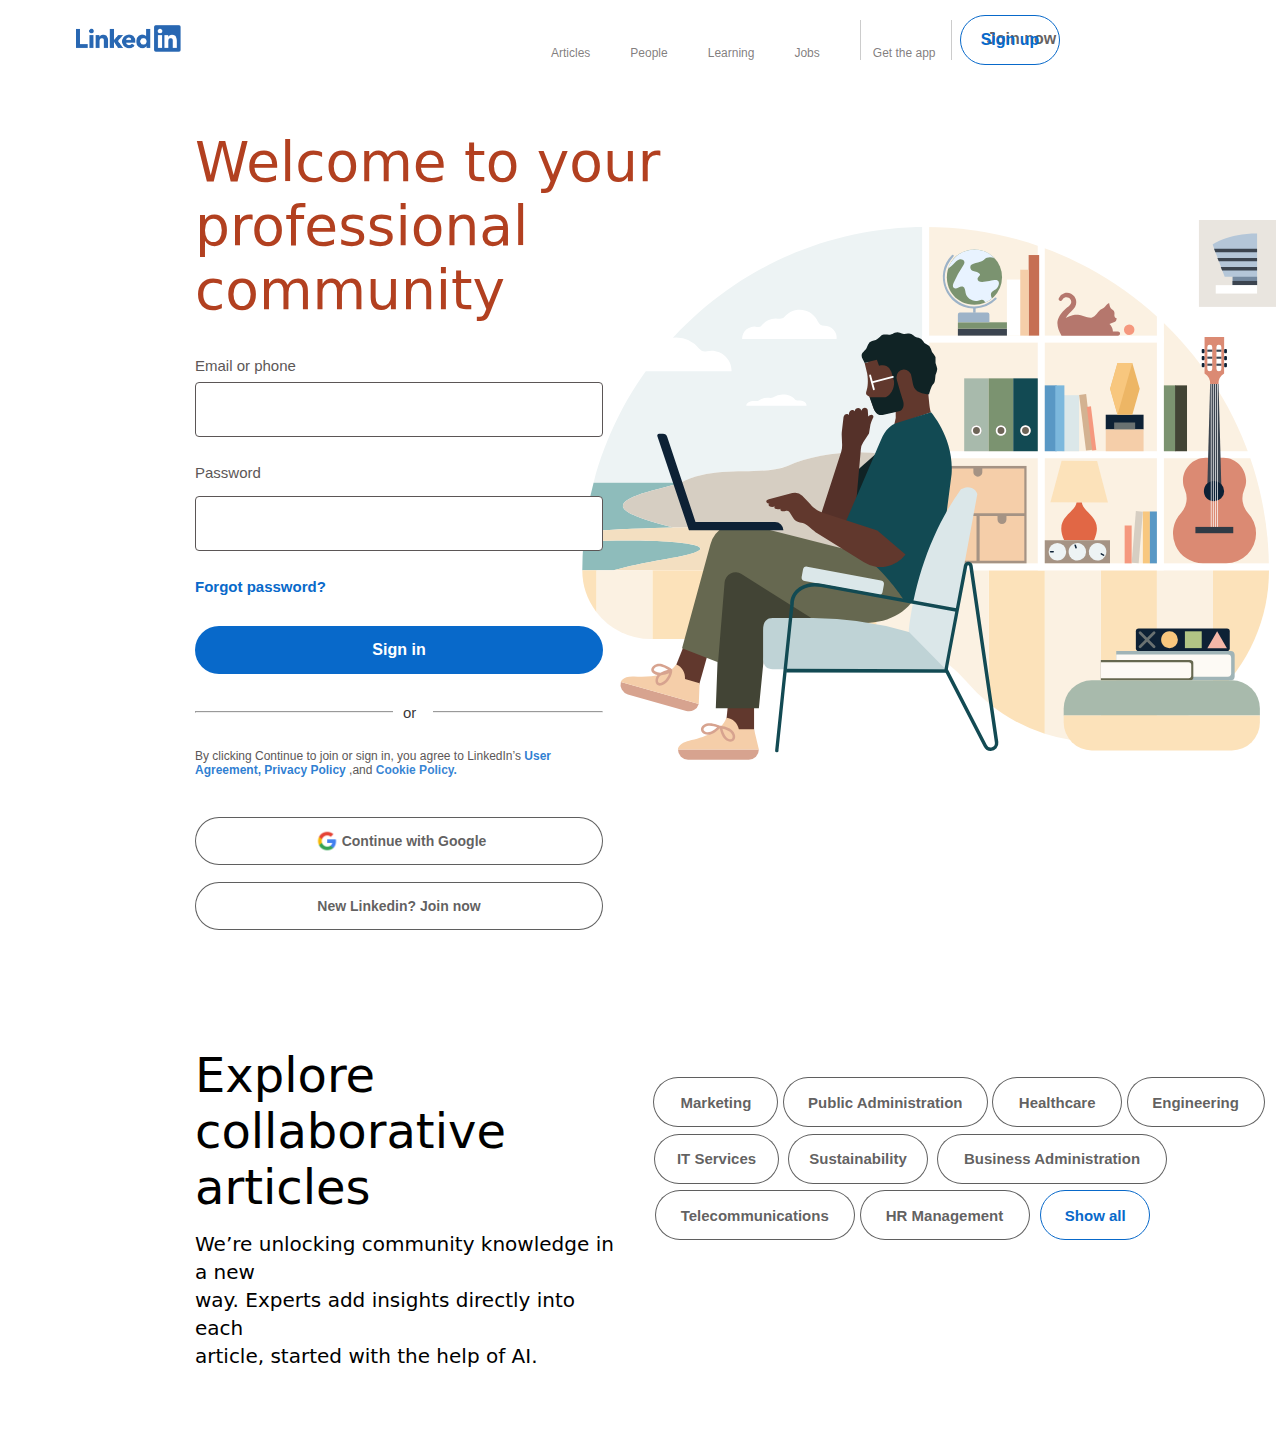
<file: index.html>
<!DOCTYPE html>
<html lang="en">
<head>
  <meta charset="UTF-8">
  <meta name="viewport" content="width=device-width, initial-scale=1.0">
  <title>LinkedIn India: Log In or Sign Up</title>
  <link rel="icon" href="linklogo.png">
  <link rel="stylesheet" href="linkdin.css">
  <link rel="stylesheet" href="https://cdnjs.cloudflare.com/ajax/libs/font-awesome/6.5.2/css/all.min.css" integrity="sha512-SnH5WK+bZxgPHs44uWIX+LLJAJ9/2PkPKZ5QiAj6Ta86w+fsb2TkcmfRyVX3pBnMFcV7oQPJkl9QevSCWr3W6A==" crossorigin="anonymous" referrerpolicy="no-referrer" />
</head>
<body>
  <header>
    <nav class="navbar">

        <div class="logo"></div>

        <div class="tab-container">
          <div class="tabs"><i class="fa-regular fa-newspaper"></i></br><p>Articles</p></div>
          <div class="tabs"><i class="fa-solid  fa-user-tie"></i></br><p>People</p></div>
          <div class="tabs"><i class="fa-solid fa-clapperboard"></i></br><p>Learning</p></div>
          <div class="tabs"><i class="fa-solid fa-briefcase"></i></br><p>Jobs</p></div>
          <div class="tabs last-tab"><i class="fa-solid fa-laptop"></i></br><p>Get the app</p></div>
            <div class="join-tab">Join now</div>
            <div class="sign-tab">Sign up</div>
        </div>
    </nav>
  </header>
  <main>
    <div class="hero-img"></div>
    <div class="form-container">

    <p class="hero-title">Welcome to your professional community</p>

     <div class="input-container">
      <form action="#">
      <label for="Email or phone" class="mail-input" >Email or phone</label>
      </br>
      <input type="email,number" required>
      </br>
      <label for="Password" class="pass-input">Password</label>
      </br></br></br>
      <input type="password" required ></form>

      <a href="#"> Forgot password?</a>

      <div class="submit-cont">
        <button>Sign in</button>
      </div>

      <div class="horizental">
        <hr>
      </div>

      <div class="or-hr">
        <p>or</p>
      </div>

      <div class="user-policy">
        By clicking Continue to join or sign in, you agree to LinkedIn’s <span style="color: #0869cadc; font-weight: 600;" >User<br>Agreement, Privacy Policy </span>,and <span style="color: #0869cad2; font-weight: 600;">Cookie Policy.</span>
      </div>

      <div class="google-cont">
        <button><img src="Google_Icons-09-512.webp">Continue with Google</button>
      </div>
     
      <div class="joinlink-cont">
        <button>New Linkedin? Join now</button>
      </div>

     </div>

     <div class="collab-art">

      <div class="collab-left">
        <p class="big-textcoll">Explore<br> collaborative<br> articles</p>
        <p class="small-textcoll">We’re unlocking community knowledge in a new<br> way. Experts add insights directly into each<br> article, started with the help of AI.

        </p>
      </div>

      <div class="collab-right">
        <div class="btn-group1">
        <div class="box-1">Marketing</div>
        <div class="box-2">Public Administration</div>
        <div class="box-3">Healthcare</div>
        <div class="box-4">Engineering</div>
        </div>
        <div class="btn-group2">
        <div class="box-5"> IT Services</div>
        <div class="box-6">Sustainability</div>
        <div class="box-7">Business Administration</div><br>
        </div>
        <div class="btn-group3">
        <div class="box-8">Telecommunications</div>
        <div class="box-9">HR Management</div>
        <div class="box-10">Show all</div>
        </div>
      </div>

     </div>

    </div>
  </main>
  <footer>
  </footer>
</body>
</html>
</file>
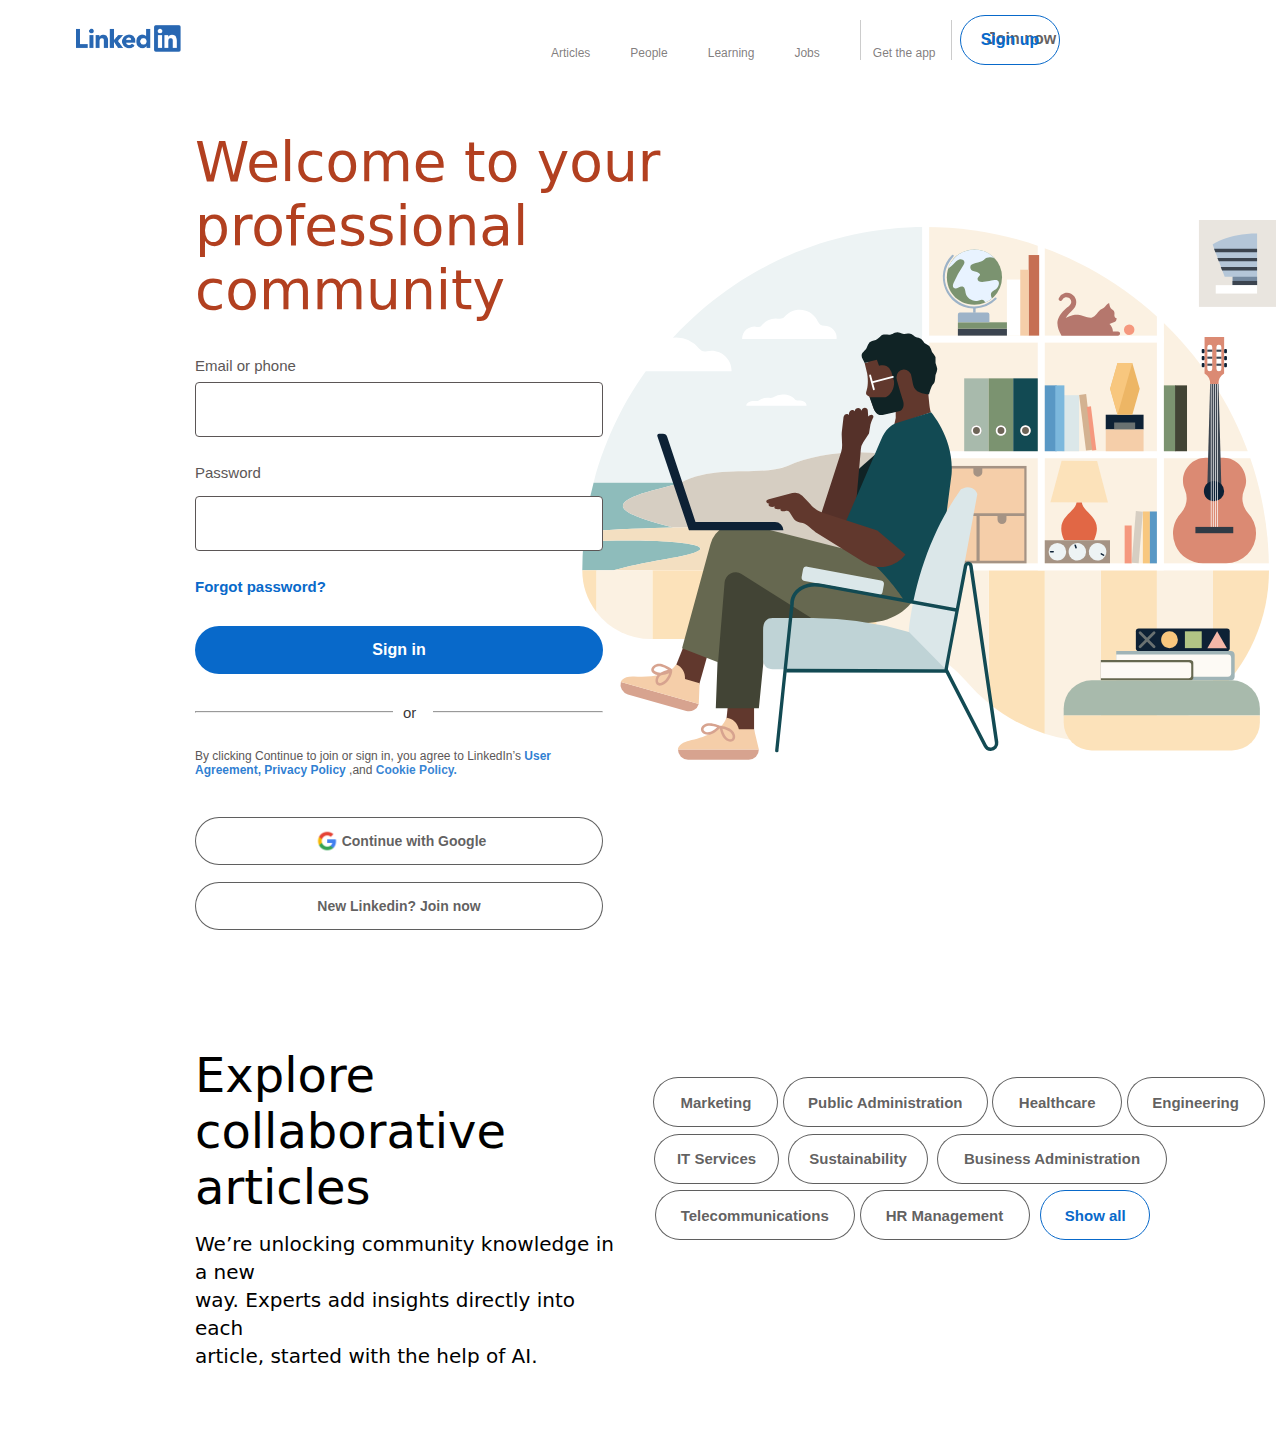
<file: linkdin.html>
<!DOCTYPE html>
<html lang="en">
<head>
  <meta charset="UTF-8">
  <meta name="viewport" content="width=device-width, initial-scale=1.0">
  <title>LinkedIn India: Log In or Sign Up</title>
  <link rel="icon" href="linklogo.png">
  <link rel="stylesheet" href="linkdin.css">
  <link rel="stylesheet" href="https://cdnjs.cloudflare.com/ajax/libs/font-awesome/6.5.2/css/all.min.css" integrity="sha512-SnH5WK+bZxgPHs44uWIX+LLJAJ9/2PkPKZ5QiAj6Ta86w+fsb2TkcmfRyVX3pBnMFcV7oQPJkl9QevSCWr3W6A==" crossorigin="anonymous" referrerpolicy="no-referrer" />
</head>
<body>
  <header>
    <nav class="navbar">

        <div class="logo"></div>

        <div class="tab-container">
          <div class="tabs"><i class="fa-regular fa-newspaper"></i></br><p>Articles</p></div>
          <div class="tabs"><i class="fa-solid  fa-user-tie"></i></br><p>People</p></div>
          <div class="tabs"><i class="fa-solid fa-clapperboard"></i></br><p>Learning</p></div>
          <div class="tabs"><i class="fa-solid fa-briefcase"></i></br><p>Jobs</p></div>
          <div class="tabs last-tab"><i class="fa-solid fa-laptop"></i></br><p>Get the app</p></div>
            <div class="join-tab">Join now</div>
            <div class="sign-tab">Sign up</div>
        </div>
    </nav>
  </header>
  <main>
    <div class="hero-img"></div>
    <div class="form-container">

    <p class="hero-title">Welcome to your professional community</p>

     <div class="input-container">
      <form action="#">
      <label for="Email or phone" class="mail-input" >Email or phone</label>
      </br>
      <input type="email,number" required>
      </br>
      <label for="Password" class="pass-input">Password</label>
      </br></br></br>
      <input type="password" required ></form>

      <a href="#"> Forgot password?</a>

      <div class="submit-cont">
        <button>Sign in</button>
      </div>

      <div class="horizental">
        <hr>
      </div>

      <div class="or-hr">
        <p>or</p>
      </div>

      <div class="user-policy">
        By clicking Continue to join or sign in, you agree to LinkedIn’s <span style="color: #0869cadc; font-weight: 600;" >User<br>Agreement, Privacy Policy </span>,and <span style="color: #0869cad2; font-weight: 600;">Cookie Policy.</span>
      </div>

      <div class="google-cont">
        <button><img src="Google_Icons-09-512.webp">Continue with Google</button>
      </div>
     
      <div class="joinlink-cont">
        <button>New Linkedin? Join now</button>
      </div>

     </div>

     <div class="collab-art">

      <div class="collab-left">
        <p class="big-textcoll">Explore<br> collaborative<br> articles</p>
        <p class="small-textcoll">We’re unlocking community knowledge in a new<br> way. Experts add insights directly into each<br> article, started with the help of AI.

        </p>
      </div>

      <div class="collab-right">
        <div class="btn-group1">
        <div class="box-1">Marketing</div>
        <div class="box-2">Public Administration</div>
        <div class="box-3">Healthcare</div>
        <div class="box-4">Engineering</div>
        </div>
        <div class="btn-group2">
        <div class="box-5"> IT Services</div>
        <div class="box-6">Sustainability</div>
        <div class="box-7">Business Administration</div><br>
        </div>
        <div class="btn-group3">
        <div class="box-8">Telecommunications</div>
        <div class="box-9">HR Management</div>
        <div class="box-10">Show all</div>
        </div>
      </div>

     </div>

    </div>
  </main>
  <footer>
  </footer>
</body>
</html>
</file>
<file: linkdin.css>
* {
  margin: 0px;
  padding: 0px;
  box-sizing: border-box;
  font-family: "Poppins", sans-serif;
}
html,
body {
  overflow-x: hidden;
  height: 100vh;
  width: 100%;
}
.navbar {
  height: 80px;
  width: 1128px;
  display: flex;
  align-items: center;
  margin: auto;
}
header {
  display: flex;
  align-items: center;
  justify-content: center;
}
nav .logo {
  background-image: url(Linkedin-logo-png.png);
  background-size: contain;
  background-repeat: no-repeat;
  height: 50px;
  width: 105px;
  margin-top: 20px;
  animation: all 0.2;
}
nav .logo:hover {
  cursor: pointer;
}
nav .tab-container {
  display: flex;
  align-items: center;
  width: 600px;
  height: 60px;
  margin-left: 330px;
  text-align: center;
}
nav div .tabs {
  font-size: 21px;
  color: rgba(74, 69, 69, 0.8);
  margin-left: 40px;
  transition: all 0.7;
}
nav div .tabs:hover {
  opacity: 1;
  cursor: pointer;
  color: black;
}
nav div p {
  font-size: 12px;
  margin-top: 2px;
  color: rgba(74, 69, 69, 0.7);
  transition: all 0.7;
}
nav div p:hover {
  color: black;
}
nav div .last-tab {
  border-right: 1px solid rgba(128, 128, 128, 0.4);
  border-left: 1px solid rgba(128, 128, 128, 0.4);
  padding-right: 15px;
  padding-left: 12px;
}
nav div .join-tab {
  font-weight: 550;
  color: rgba(74, 69, 69, 0.85);
  background-color: white;
  border-radius: 30px;
  height: 50px;
  width: 100px;
  text-align: center;
  padding-top: 15px;
  margin-left: 20px;
  transition: all 0.2;
}
nav div .join-tab:hover {
  cursor: pointer;
  background-color: rgba(128, 128, 128, 0.13);
  color: rgba(0, 0, 0, 0.7);
  transition: all 0.5;
}

nav div .sign-tab {
  border: 1.5px solid #0869ca;
  border-radius: 30px;
  height: 50px;
  width: 100px;
  text-align: center;
  padding-top: 15px;
  color: #0869ca;
  font-weight: 600;
  margin-left: 120px;
  position: absolute;
  right: 220px;
  transition: all 0.2;
}
nav div .sign-tab:hover {
  cursor: pointer;
  background-color: #116dca16;
  color: rgba(0, 0, 0, 0.83);
}
main .hero-img {
  background-image: url(bodyimg.svg);
  height: 580px;
  width: 700px;
  position: absolute;
  top: 220px;
  right: 4px;
  background-size: contain;
  background-repeat: no-repeat;
}
main .form-container {
  height: 800px;
  width: 600px;
  position: absolute;
  top: 130px;
  left: 195px;
}
main div .hero-title {
  color: #b24020;
  font-size: 55px;
  font-weight: lighter;
  font-family: system-ui, -apple-system, BlinkMacSystemFont, "Segoe UI", Roboto,
    Oxygen, Ubuntu, Cantarell, "Open Sans", "Helvetica Neue", sans-serif;
}
main div .input-container {
  height: 650px;
  width: 500px;
  display: block;
  color: rgb(92, 87, 87);
  font-weight: 500;
  padding-top: 35px;
  font-size: 15px;
  font-weight: 500;
}
main div input {
  height: 54.8px;
  width: 408px;
  border-radius: 4px;
  border: 1.5px solid rgb(91, 86, 86);
  margin-top: 8px;
  text-indent: 10px;
  transition: all 0.5;
}
main div input:hover {
  border: 2px solid black;
  background-color: rgba(158, 161, 161, 0.189);
}

main div .pass-input {
  position: relative;
  top: 27px;
  height: px;
}
main div a {
  color: #0869ca;
  font-weight: 600;
  text-decoration: none;
  position: relative;
  top: 27px;
  transition: all 0.5;
}
main div a:hover {
  text-decoration: underline;
  text-decoration-thickness: 1.5px;
  color: #0960b6;
}

main div .submit-cont {
  width: 408px;
  height: 40px;
  margin-top: 58px;
}
main .submit-cont button {
  width: 408px;
  height: 48px;
  border: none;
  background-color: #0869ca;
  color: white;
  font-weight: 600;
  font-size: 16px;
  border-radius: 25px;
  transition: all 0.5;
}
main .submit-cont button:hover {
  background-color: #07417b;
  cursor: pointer;
}

main div .horizental {
  width: 408px;
  height: 10px;
  margin-top: 45px;
  text-align: center;
}
main div .or-hr {
  height: 20px;
  width: 40px;
  background-color: white;
  color: rgba(0, 0, 0, 0.804);
  margin-top: -17px;
  margin-left: 198px;
  align-items: center;
  padding: 0px 2px 2px 10px;
}
main div .user-policy {
  margin-top: 25px;
  font-size: 12px;
}
main div .google-cont {
  width: 408px;
  height: 40px;
  margin-top: 58px;
}

main .google-cont button {
  width: 408px;
  height: 48px;
  border: 1px solid rgba(63, 62, 62, 0.83);
  background-color: white;
  color: rgba(63, 62, 62, 0.83);
  font-weight: 600;
  font-size: 14px;
  border-radius: 25px;
  transition: all 0.5;
  margin-top: -18px;
  display: flex;
  align-items: center;
  justify-content: center;
  transition: all 0.5;
}
main .google-cont button:hover {
  border: 2px solid black;
  background-color: rgba(158, 161, 161, 0.087);
  cursor: pointer;
}
main div img {
  height: 30px;
  width: 30px;
  background-size: contain;
}

main .joinlink-cont button {
  width: 408px;
  height: 48px;
  border: 1px solid rgba(63, 62, 62, 0.83);
  background-color: white;
  color: rgba(63, 62, 62, 0.83);
  font-weight: 600;
  font-size: 14px;
  border-radius: 25px;
  transition: all 0.5;
  margin-top: 25px;
  display: flex;
  align-items: center;
  justify-content: center;
}

main .joinlink-cont button:hover {
  background-color: rgba(158, 161, 161, 0.122);
  cursor: pointer;
}
main .collab-art {
  height: 400px;
  width: 1120px;
  margin-top: 75px;
  display: flex;
}
main div .collab-left {
  height: 400px;
  width: 420px;
}
main div .big-textcoll {
  color: black;
  font-size: 48px;
  line-height: 56px;
  font-weight: lighter;
  font-family: system-ui, -apple-system, BlinkMacSystemFont, "Segoe UI", Roboto,
    Oxygen, Ubuntu, Cantarell, "Open Sans", "Helvetica Neue", sans-serif;
}
main div .small-textcoll {
  color: black;
  font-size: 20px;
  line-height: 28px;
  font-weight: lighter;
  margin-top: 15px;
  font-family: system-ui, -apple-system, BlinkMacSystemFont, "Segoe UI", Roboto,
    Oxygen, Ubuntu, Cantarell, "Open Sans", "Helvetica Neue", sans-serif;
}
main div .collab-right {
  height: 400px;
  width: 650px;
  display: flex;
  flex-wrap: wrap;
  margin-left: 30px;
}
main div .box-1 {
  width: 125px;
  height: 50px;
  border: 1.5px solid rgba(63, 62, 62, 0.83);
  background-color: white;
  color: rgba(63, 62, 62, 0.83);
  font-weight: 550;
  font-size: 15px;
  border-radius: 25px;
  transition: all 0.5;
  display: flex;
  align-items: center;
  justify-content: center;
}
main div .box-1:hover {
  background-color: rgba(158, 161, 161, 0.122);
  cursor: pointer;
  color: rgba(0, 0, 0, 0.76);
}
main div .box-2 {
  width: 205px;
  height: 50px;
  border: 1.5px solid rgba(63, 62, 62, 0.83);
  background-color: white;
  color: rgba(63, 62, 62, 0.83);
  text-align: center;
  font-weight: 600;
  font-size: 15px;
  border-radius: 25px;
  display: flex;
  align-items: center;
  justify-content: center;
  transition: all 0.5;
}
main div .box-2:hover {
  background-color: rgba(158, 161, 161, 0.122);
  cursor: pointer;
  color: rgba(0, 0, 0, 0.76);
}
main div .box-3 {
  width: 130px;
  height: 50px;
  border: 1.5px solid rgba(63, 62, 62, 0.83);
  background-color: white;
  color: rgba(63, 62, 62, 0.83);
  font-weight: 600;
  font-size: 15px;
  border-radius: 25px;
  display: flex;
  align-items: center;
  justify-content: center;
  transition: all 0.5;
}
main div .box-3:hover {
  background-color: rgba(158, 161, 161, 0.122);
  cursor: pointer;
  color: rgba(0, 0, 0, 0.76);
}
main div .box-4 {
  width: 138px;
  height: 50px;
  border: 1.5px solid rgba(63, 62, 62, 0.83);
  background-color: white;
  color: rgba(63, 62, 62, 0.83);
  font-weight: 600;
  font-size: 15px;
  border-radius: 25px;
  display: flex;
  align-items: center;
  justify-content: center;
  transition: all 0.5;
}
main div .box-4:hover {
  background-color: rgba(158, 161, 161, 0.122);
  cursor: pointer;
  color: rgba(0, 0, 0, 0.76);
}
main div .box-5 {
  width: 125px;
  height: 50px;
  border: 1.5px solid rgba(63, 62, 62, 0.83);
  background-color: white;
  color: rgba(63, 62, 62, 0.83);
  font-weight: 600;
  font-size: 15px;
  border-radius: 25px;
  display: flex;
  align-items: center;
  justify-content: center;
  transition: all 0.5;
}
main div .box-5:hover {
  background-color: rgba(158, 161, 161, 0.122);
  cursor: pointer;
  color: rgba(0, 0, 0, 0.76);
}
main div .box-6 {
  width: 140px;
  height: 50px;
  border: 1.5px solid rgba(63, 62, 62, 0.83);
  background-color: white;
  color: rgba(63, 62, 62, 0.83);
  font-weight: 600;
  font-size: 15px;
  border-radius: 25px;
  display: flex;
  align-items: center;
  justify-content: center;
  transition: all 0.5;
}
main div .box-6:hover {
  background-color: rgba(158, 161, 161, 0.122);
  cursor: pointer;
  color: rgba(0, 0, 0, 0.76);
}
main div .box-7 {
  width: 230px;
  height: 50px;
  border: 1.5px solid rgba(63, 62, 62, 0.83);
  background-color: white;
  color: rgba(63, 62, 62, 0.83);
  font-weight: 600;
  font-size: 15px;
  border-radius: 25px;
  display: flex;
  align-items: center;
  justify-content: center;
  transition: all 0.5;
}
main div .box-7:hover {
  background-color: rgba(158, 161, 161, 0.122);
  cursor: pointer;
  color: rgba(0, 0, 0, 0.76);
}
main div .box-8 {
  width: 200px;
  height: 50px;
  border: 1.5px solid rgba(63, 62, 62, 0.83);
  background-color: white;
  color: rgba(63, 62, 62, 0.83);
  font-weight: 600;
  font-size: 15px;
  border-radius: 25px;
  display: flex;
  align-items: center;
  justify-content: center;
  transition: all 0.5;
}
main div .box-8:hover {
  background-color: rgba(158, 161, 161, 0.122);
  cursor: pointer;
  color: rgba(0, 0, 0, 0.76);
}
main div .box-9 {
  width: 170px;
  height: 50px;
  border: 1.5px solid rgba(63, 62, 62, 0.83);
  background-color: white;
  color: rgba(63, 62, 62, 0.83);
  font-weight: 600;
  font-size: 15px;
  border-radius: 25px;
  display: flex;
  align-items: center;
  justify-content: center;
  transition: all 0.5;
}
main div .box-9:hover {
  background-color: rgba(158, 161, 161, 0.122);
  cursor: pointer;
  color: rgba(0, 0, 0, 0.76);
}
main div .box-10 {
  width: 110px;
  height: 50px;
  border: 1.5px solid #0869ca;
  background-color: white;
  color: #0869ca;
  font-weight: 600;
  font-size: 15px;
  border-radius: 25px;
  display: flex;
  align-items: center;
  margin-left: 6px;
  justify-content: center;
  transition: all 0.5;
}
main div .box-10:hover {
  cursor: pointer;
  background-color: #116dca16;
  color: rgba(0, 0, 0, 0.76);
}

main div .btn-group1 {
  height: 50px;
  width: 620px;
  display: flex;
  justify-content: space-evenly;
  margin-top: 30px;
  margin-left: 4px;
}
main div .btn-group2 {
  height: 50px;
  width: 540px;
  display: flex;
  justify-content: space-evenly;
  margin-top: -100px;
}
main div .btn-group3 {
  height: 50px;
  width: 505px;
  display: flex;
  justify-content: space-evenly;
  margin-top: -150px;
  margin-left: 5px;
}
</file>
